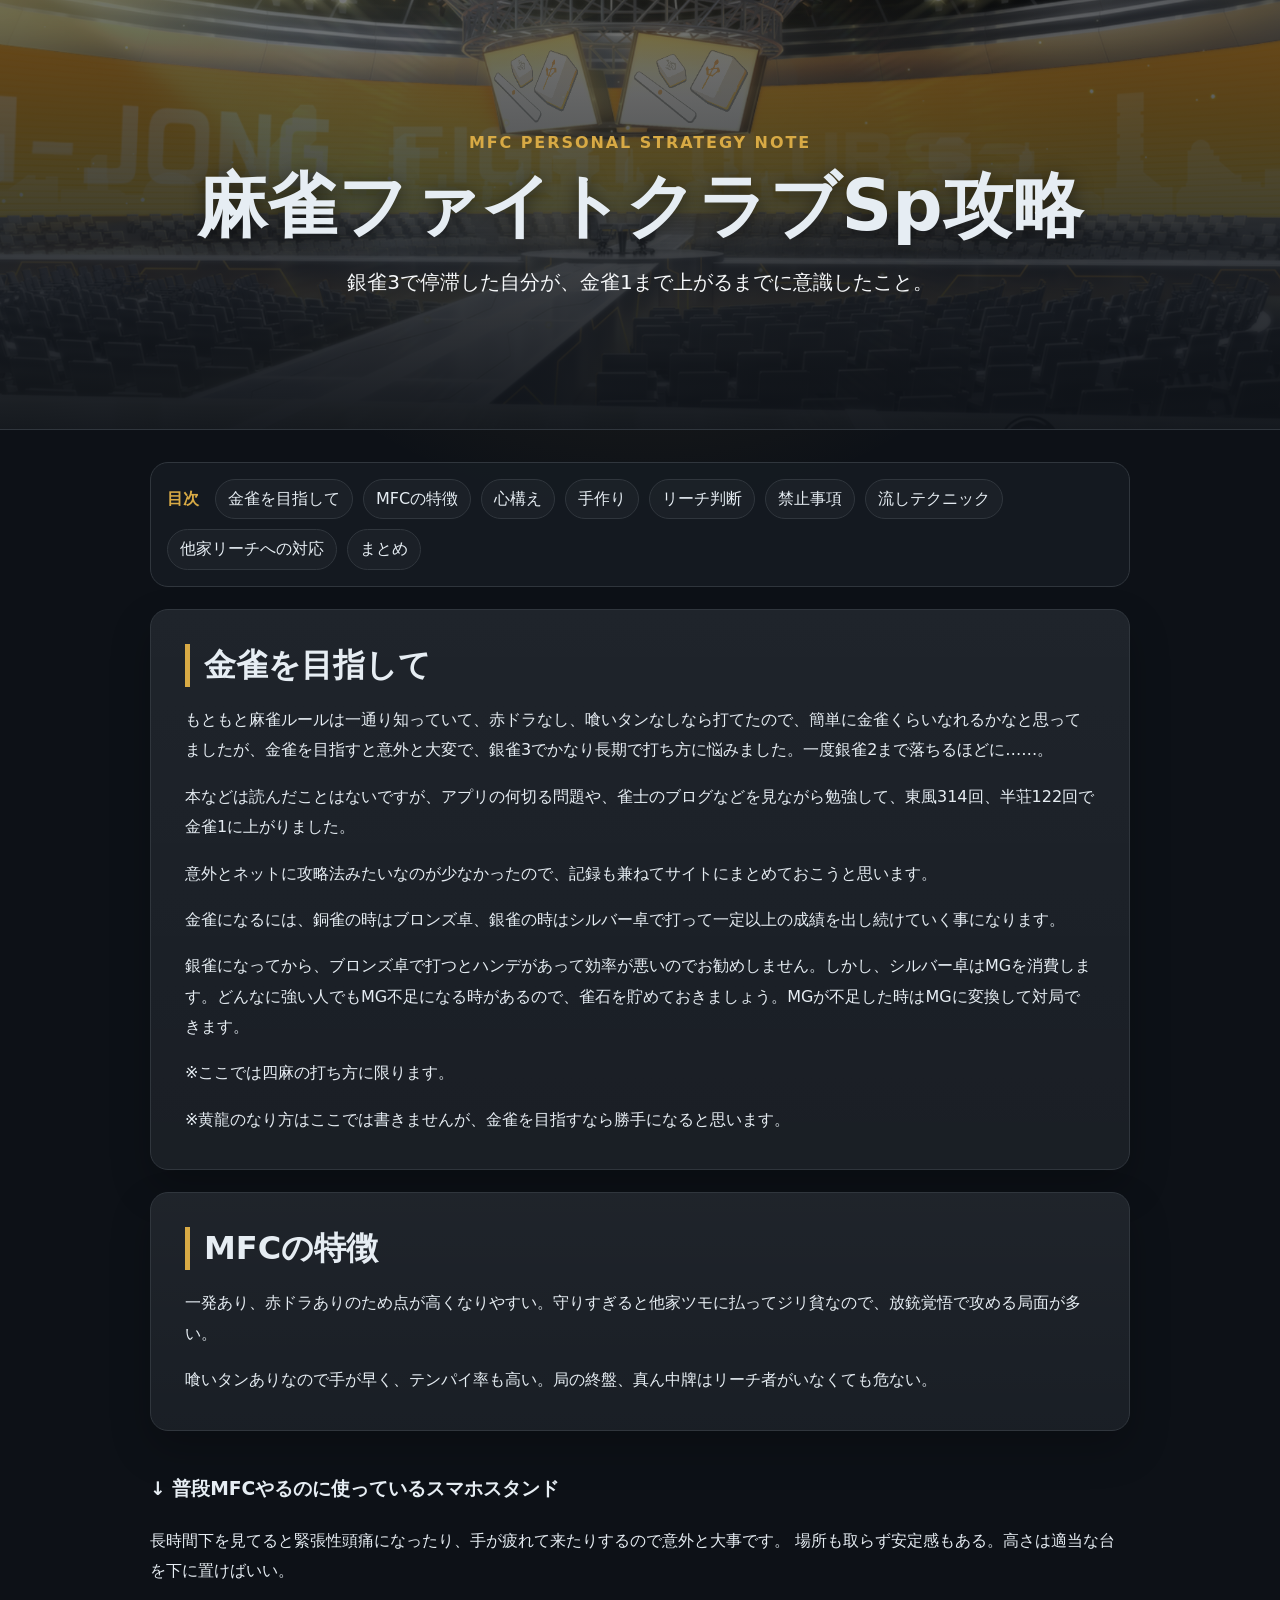
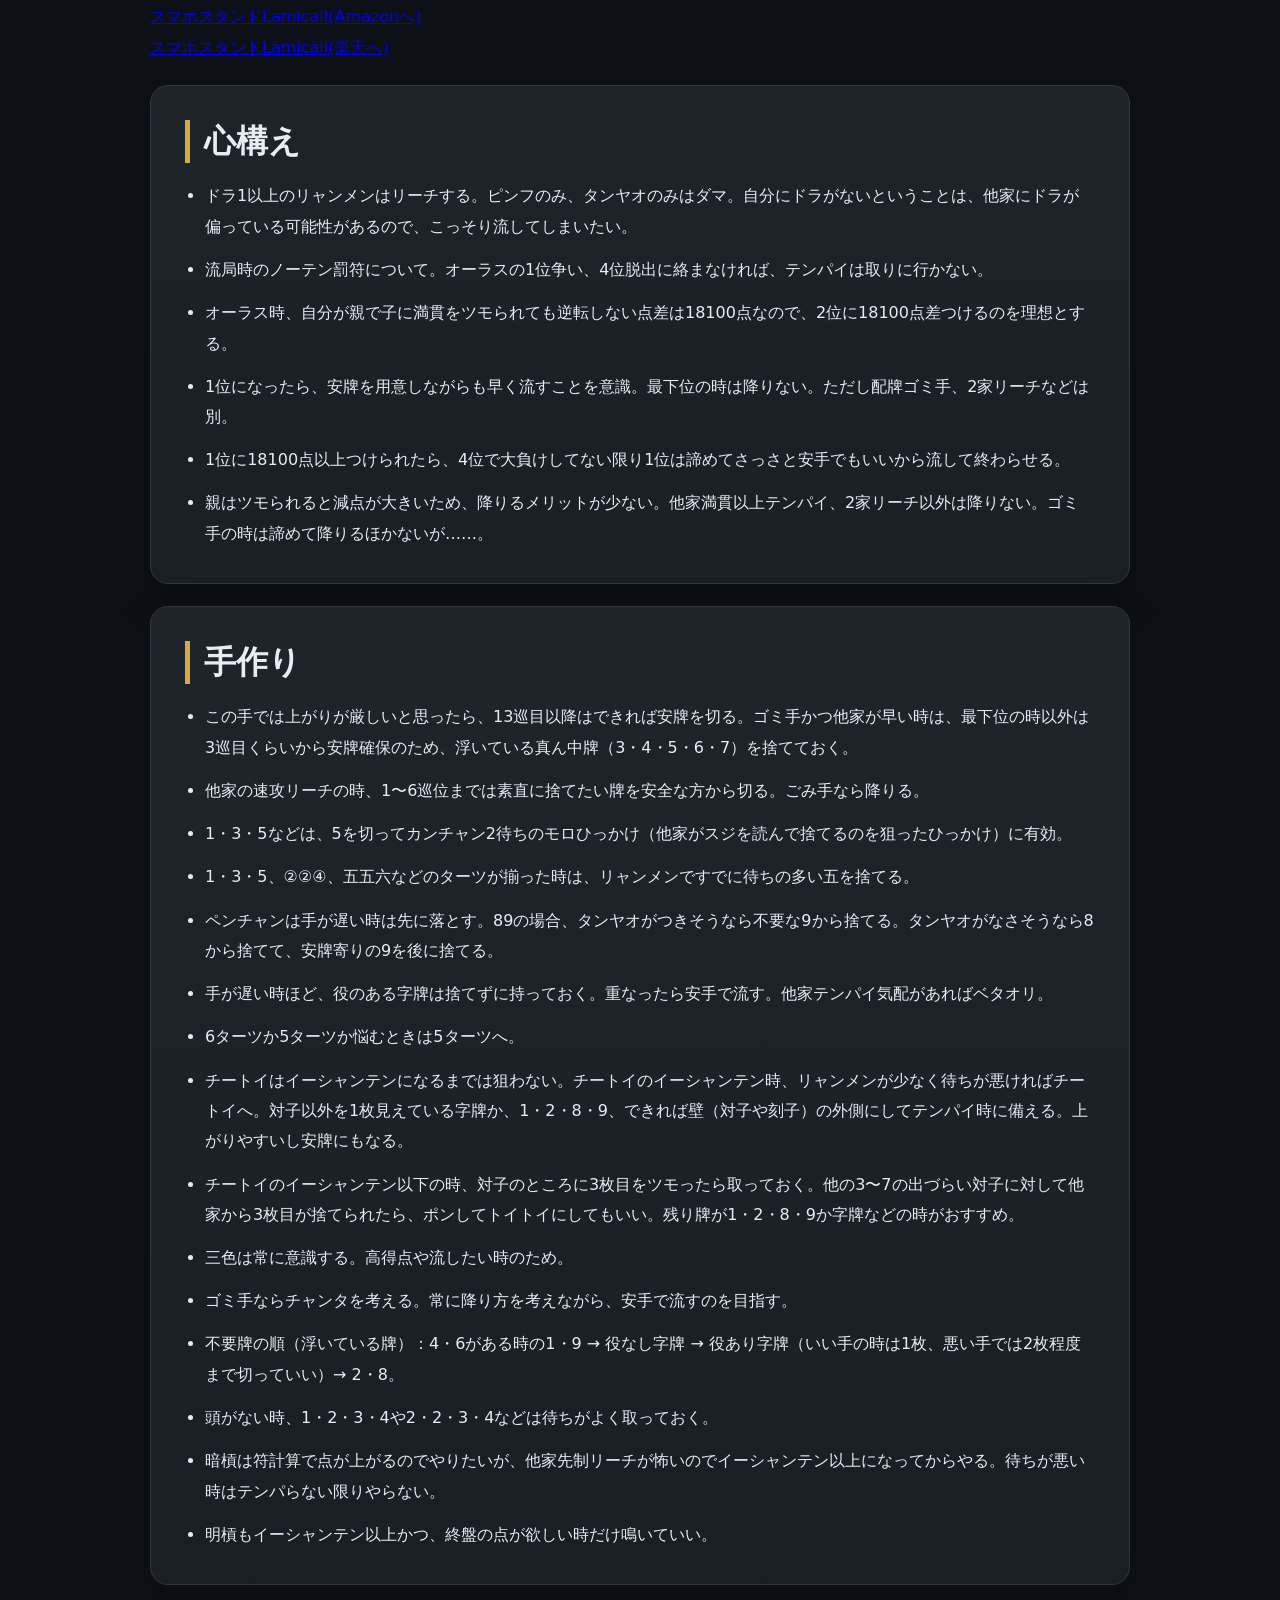
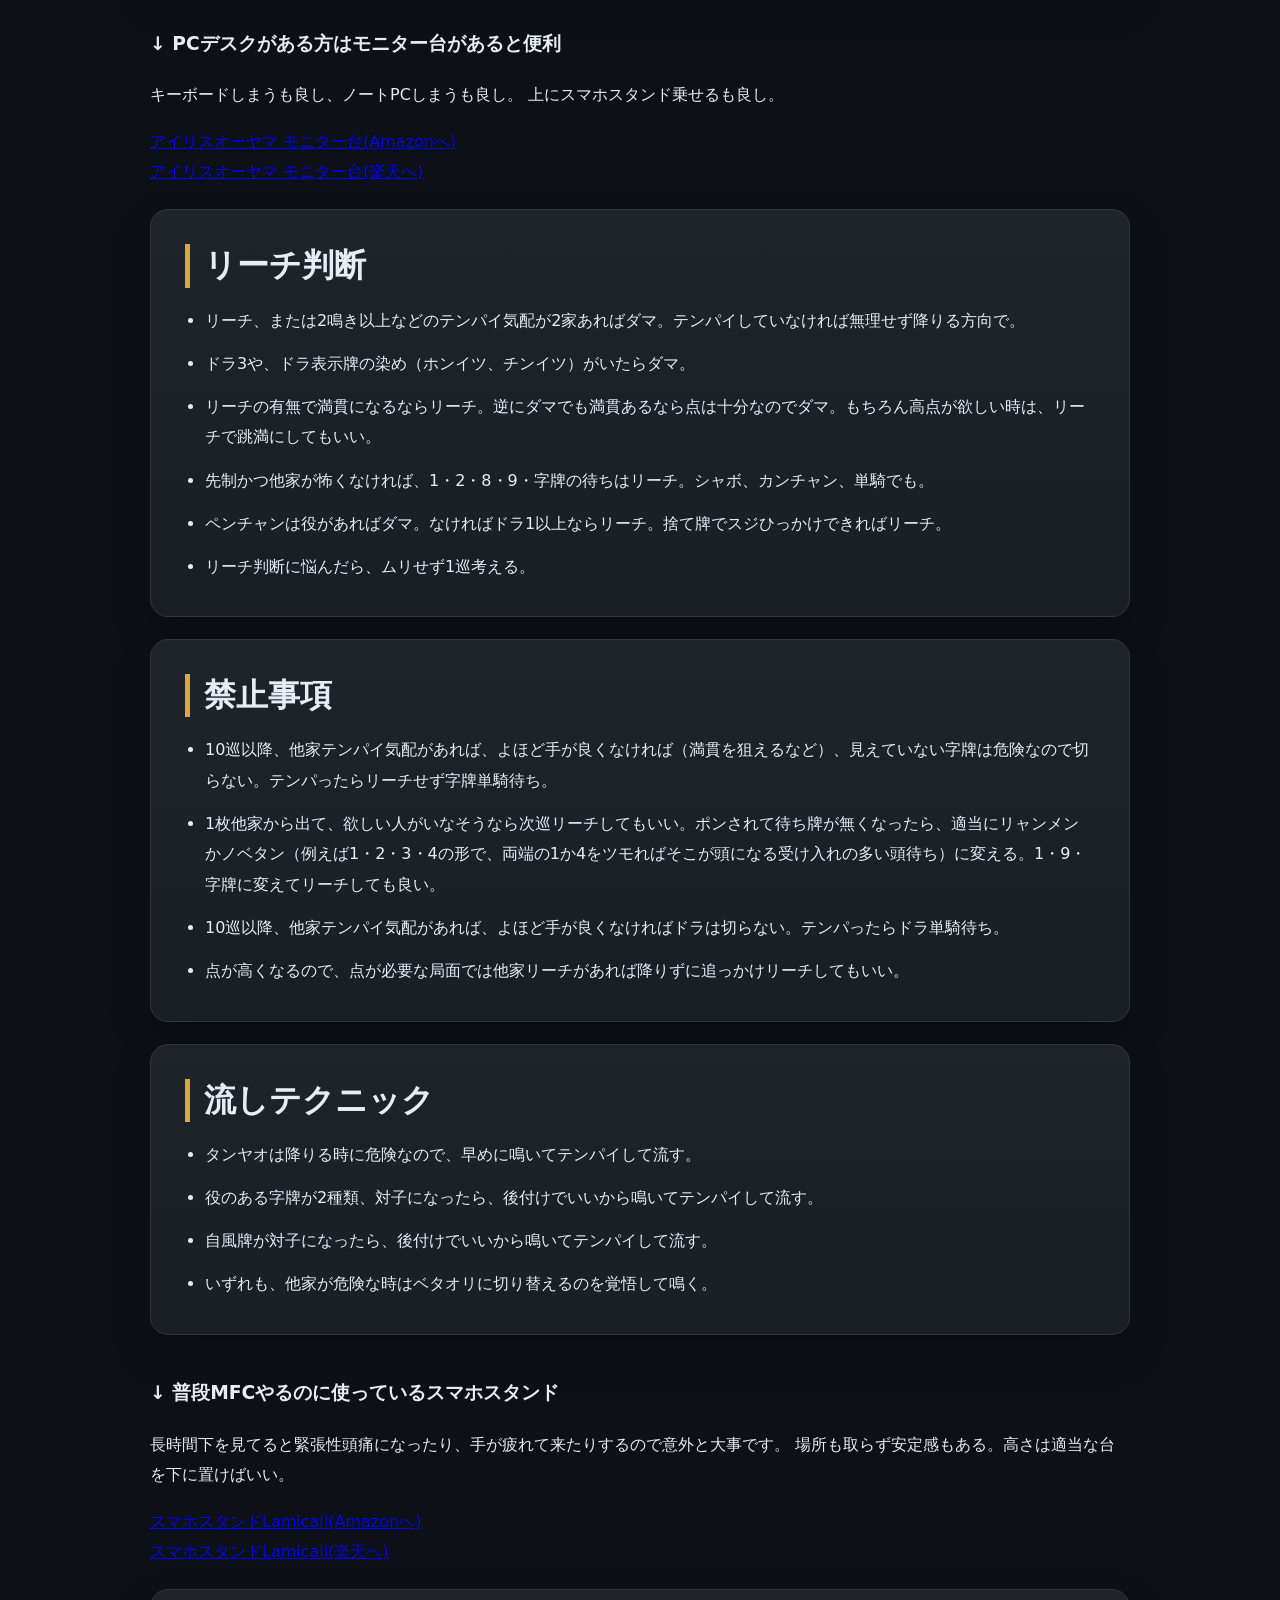
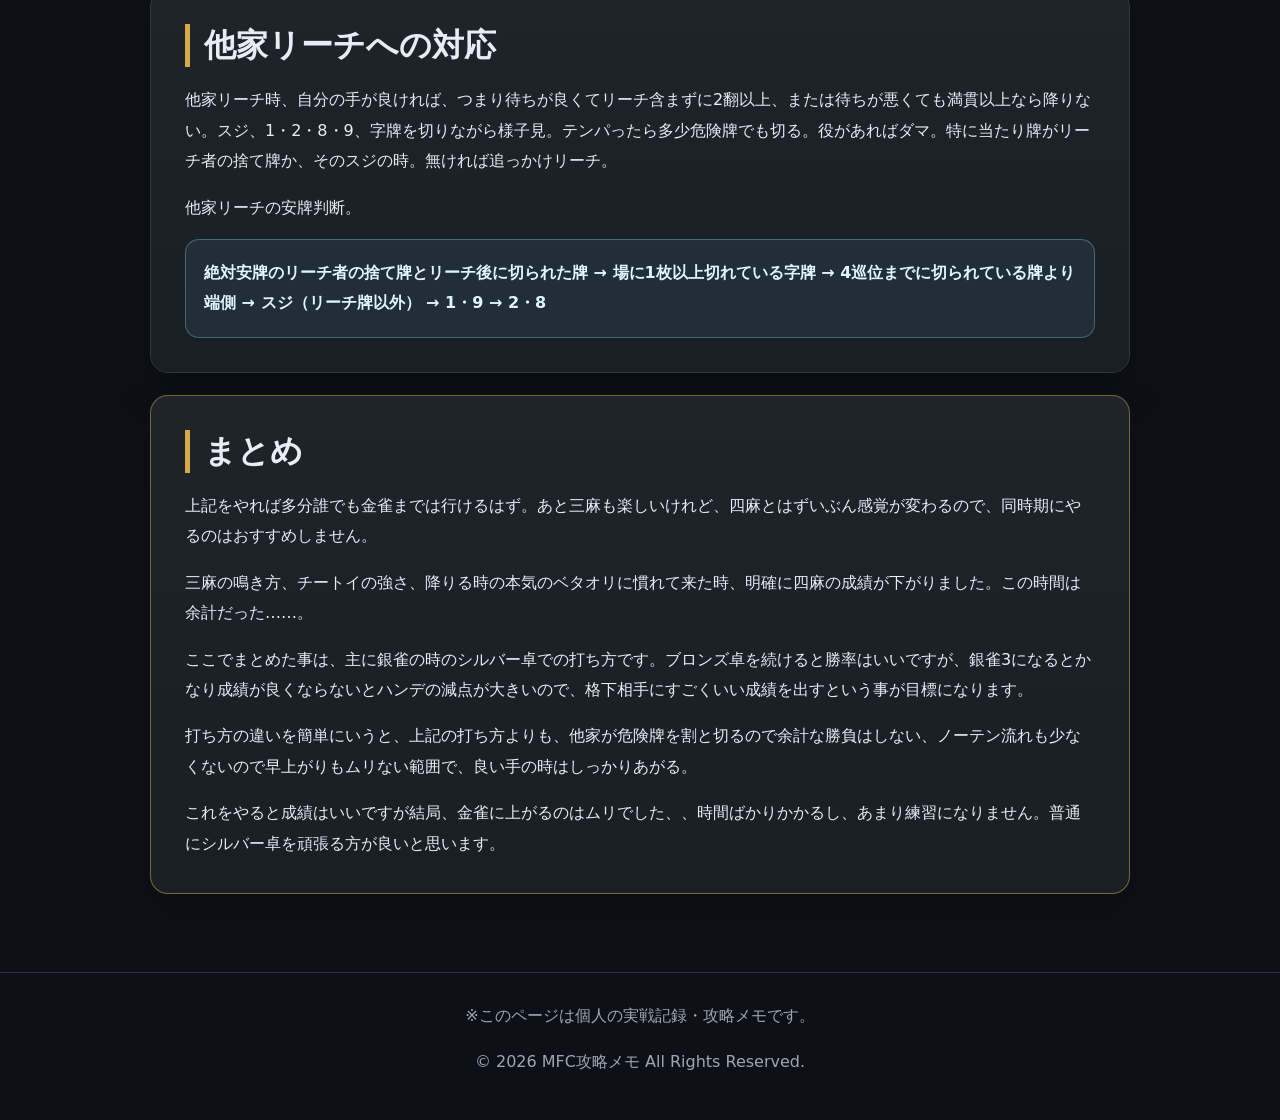
<file: index.html>
<!doctype html>
<html lang="ja">
<head>
  
  <meta name="google-adsense-account" content="ca-pub-9073915670275247">
  
  
  <meta charset="utf-8">
  <meta name="viewport" content="width=device-width, initial-scale=1">
  <title>麻雀ファイトクラブSp攻略｜金雀を目指して</title>
  <meta name="description" content="麻雀ファイトクラブ(MFC)で銀雀3から金雀1まで上がった実体験ベースの攻略メモ。手作り、リーチ判断、流し、他家リーチ対応など。">
  <meta property="og:title" content="麻雀ファイトクラブ(MFC)攻略｜金雀を目指して">
  <meta property="og:description" content="銀雀3で停滞した自分が金雀1まで上がるまでの実戦メモ。">
  <meta property="og:type" content="article">
  <meta property="og:image" content="https://url-hub.github.io/mfc-site/images/IMG_4116.png">
  <meta property="og:url" content="https://url-hub.github.io/mfc-site/">
  <link rel="stylesheet" href="style.css?v=1">
</head>
<body>
  <header class="hero">
    <img src="images/IMG_4116.png" alt="麻雀ファイトクラブSPのトップ画面" class="hero-img">
    <div class="hero-mask"></div>
    <div class="hero-text">
      <p class="eyebrow">MFC personal strategy note</p>
      <h1>麻雀ファイトクラブSp攻略</h1>
      <p>銀雀3で停滞した自分が、金雀1まで上がるまでに意識したこと。</p>
    </div>
  </header>

  <main class="container">
    <nav class="toc" aria-label="目次">
      <strong>目次</strong>
      <a href="#goal">金雀を目指して</a>
      <a href="#feature">MFCの特徴</a>
      <a href="#mind">心構え</a>
      <a href="#make">手作り</a>
      <a href="#reach">リーチ判断</a>
      <a href="#ng">禁止事項</a>
      <a href="#flow">流しテクニック</a>
      <a href="#defense">他家リーチへの対応</a>
      <a href="#summary">まとめ</a>
    </nav>



    <article class="article">
      <section id="goal" class="card">
        <h2>金雀を目指して</h2>
        <p>もともと麻雀ルールは一通り知っていて、赤ドラなし、喰いタンなしなら打てたので、簡単に金雀くらいなれるかなと思ってましたが、金雀を目指すと意外と大変で、銀雀3でかなり長期で打ち方に悩みました。一度銀雀2まで落ちるほどに……。</p>
        <p>本などは読んだことはないですが、アプリの何切る問題や、雀士のブログなどを見ながら勉強して、東風314回、半荘122回で金雀1に上がりました。</p>
        <p>意外とネットに攻略法みたいなのが少なかったので、記録も兼ねてサイトにまとめておこうと思います。</p>
        <p>金雀になるには、銅雀の時はブロンズ卓、銀雀の時はシルバー卓で打って一定以上の成績を出し続けていく事になります。</p>
        <p>銀雀になってから、ブロンズ卓で打つとハンデがあって効率が悪いのでお勧めしません。しかし、シルバー卓はMGを消費します。どんなに強い人でもMG不足になる時があるので、雀石を貯めておきましょう。MGが不足した時はMGに変換して対局できます。</p>
        <p>※ここでは四麻の打ち方に限ります。</p>
        <p>※黄龍のなり方はここでは書きませんが、金雀を目指すなら勝手になると思います。</p>
      </section>

      <section id="feature" class="card">
        <h2>MFCの特徴</h2>
        <p>一発あり、赤ドラありのため点が高くなりやすい。守りすぎると他家ツモに払ってジリ貧なので、放銃覚悟で攻める局面が多い。</p>
        <p>喰いタンありなので手が早く、テンパイ率も高い。局の終盤、真ん中牌はリーチ者がいなくても危ない。</p>
      </section>

     <div class="affiliate-box">
  <h3>↓ 普段MFCやるのに使っているスマホスタンド</h3>
  <p>長時間下を見てると緊張性頭痛になったり、手が疲れて来たりするので意外と大事です。
    場所も取らず安定感もある。高さは適当な台を下に置けばいい。</p>
  <a href="https://amzn.to/4nGjhpJ" target="_blank" rel="nofollow sponsored noopener">
    スマホスタンドLamicall(Amazonへ)
  </a>
       <br>
  <a href="https://a.r10.to/hPhSlc" target="_blank" rel="nofollow sponsored noopener">
    スマホスタンドLamicall(楽天へ)
  </a>
</div>

      <section id="mind" class="card">
        <h2>心構え</h2>
        <ul>
          <li>ドラ1以上のリャンメンはリーチする。ピンフのみ、タンヤオのみはダマ。自分にドラがないということは、他家にドラが偏っている可能性があるので、こっそり流してしまいたい。</li>
          <li>流局時のノーテン罰符について。オーラスの1位争い、4位脱出に絡まなければ、テンパイは取りに行かない。</li>
          <li>オーラス時、自分が親で子に満貫をツモられても逆転しない点差は18100点なので、2位に18100点差つけるのを理想とする。</li>
          <li>1位になったら、安牌を用意しながらも早く流すことを意識。最下位の時は降りない。ただし配牌ゴミ手、2家リーチなどは別。</li>
          <li>1位に18100点以上つけられたら、4位で大負けしてない限り1位は諦めてさっさと安手でもいいから流して終わらせる。</li>
          <li>親はツモられると減点が大きいため、降りるメリットが少ない。他家満貫以上テンパイ、2家リーチ以外は降りない。ゴミ手の時は諦めて降りるほかないが……。</li>
        </ul>
      </section>

      <section id="make" class="card">
        <h2>手作り</h2>
        <ul>
          <li>この手では上がりが厳しいと思ったら、13巡目以降はできれば安牌を切る。ゴミ手かつ他家が早い時は、最下位の時以外は3巡目くらいから安牌確保のため、浮いている真ん中牌（3・4・5・6・7）を捨てておく。</li>
          <li>他家の速攻リーチの時、1〜6巡位までは素直に捨てたい牌を安全な方から切る。ごみ手なら降りる。</li>
          <li>1・3・5などは、5を切ってカンチャン2待ちのモロひっかけ（他家がスジを読んで捨てるのを狙ったひっかけ）に有効。</li>
          <li>1・3・5、②②④、五五六などのターツが揃った時は、リャンメンですでに待ちの多い五を捨てる。</li>
          <li>ペンチャンは手が遅い時は先に落とす。89の場合、タンヤオがつきそうなら不要な9から捨てる。タンヤオがなさそうなら8から捨てて、安牌寄りの9を後に捨てる。</li>
          <li>手が遅い時ほど、役のある字牌は捨てずに持っておく。重なったら安手で流す。他家テンパイ気配があればベタオリ。</li>
          <li>6ターツか5ターツか悩むときは5ターツへ。</li>
          <li>チートイはイーシャンテンになるまでは狙わない。チートイのイーシャンテン時、リャンメンが少なく待ちが悪ければチートイへ。対子以外を1枚見えている字牌か、1・2・8・9、できれば壁（対子や刻子）の外側にしてテンパイ時に備える。上がりやすいし安牌にもなる。</li>
          <li>チートイのイーシャンテン以下の時、対子のところに3枚目をツモったら取っておく。他の3〜7の出づらい対子に対して他家から3枚目が捨てられたら、ポンしてトイトイにしてもいい。残り牌が1・2・8・9か字牌などの時がおすすめ。</li>
          <li>三色は常に意識する。高得点や流したい時のため。</li>
          <li>ゴミ手ならチャンタを考える。常に降り方を考えながら、安手で流すのを目指す。</li>
          <li>不要牌の順（浮いている牌）：4・6がある時の1・9 → 役なし字牌 → 役あり字牌（いい手の時は1枚、悪い手では2枚程度まで切っていい）→ 2・8。</li>
          <li>頭がない時、1・2・3・4や2・2・3・4などは待ちがよく取っておく。</li>
          <li>暗槓は符計算で点が上がるのでやりたいが、他家先制リーチが怖いのでイーシャンテン以上になってからやる。待ちが悪い時はテンパらない限りやらない。</li>
          <li>明槓もイーシャンテン以上かつ、終盤の点が欲しい時だけ鳴いていい。</li>
        </ul>
      </section>

  





      <div class="affiliate-box">
  <h3>↓ PCデスクがある方はモニター台があると便利</h3>

  <p>
    キーボードしまうも良し、ノートPCしまうも良し。
    上にスマホスタンド乗せるも良し。
    
  </p>

  <a href="https://amzn.to/3Pv6qKq"
     target="_blank"
     rel="nofollow sponsored noopener">
    アイリスオーヤマ モニター台(Amazonへ)
  </a>

        <br>
<a href="https://hb.afl.rakuten.co.jp/ichiba/5403feb9.3bbfbaed.5403feba.a0212eee/?pc=https%3A%2F%2Fitem.rakuten.co.jp%2Fenetroom%2F285230%2F&link_type=text&ut=eyJwYWdlIjoiaXRlbSIsInR5cGUiOiJ0ZXh0Iiwic2l6ZSI6IjI0MHgyNDAiLCJuYW0iOjEsIm5hbXAiOiJyaWdodCIsImNvbSI6MSwiY29tcCI6ImRvd24iLCJwcmljZSI6MSwiYm9yIjoxLCJjb2wiOjEsImJidG4iOjEsInByb2QiOjAsImFtcCI6ZmFsc2V9" target="_blank" rel="nofollow sponsored noopener" style="word-wrap:break-word;">
  アイリスオーヤマ モニター台(楽天へ)</a>
        
</div>
      
      <section id="reach" class="card">
        <h2>リーチ判断</h2>
        <ul>
          <li>リーチ、または2鳴き以上などのテンパイ気配が2家あればダマ。テンパイしていなければ無理せず降りる方向で。</li>
          <li>ドラ3や、ドラ表示牌の染め（ホンイツ、チンイツ）がいたらダマ。</li>
          <li>リーチの有無で満貫になるならリーチ。逆にダマでも満貫あるなら点は十分なのでダマ。もちろん高点が欲しい時は、リーチで跳満にしてもいい。</li>
          <li>先制かつ他家が怖くなければ、1・2・8・9・字牌の待ちはリーチ。シャボ、カンチャン、単騎でも。</li>
          <li>ペンチャンは役があればダマ。なければドラ1以上ならリーチ。捨て牌でスジひっかけできればリーチ。</li>
          <li>リーチ判断に悩んだら、ムリせず1巡考える。</li>
        </ul>
      </section>

      <section id="ng" class="card">
        <h2>禁止事項</h2>
        <ul>
          <li>10巡以降、他家テンパイ気配があれば、よほど手が良くなければ（満貫を狙えるなど）、見えていない字牌は危険なので切らない。テンパったらリーチせず字牌単騎待ち。</li>
          <li>1枚他家から出て、欲しい人がいなそうなら次巡リーチしてもいい。ポンされて待ち牌が無くなったら、適当にリャンメンかノベタン（例えば1・2・3・4の形で、両端の1か4をツモればそこが頭になる受け入れの多い頭待ち）に変える。1・9・字牌に変えてリーチしても良い。</li>
          <li>10巡以降、他家テンパイ気配があれば、よほど手が良くなければドラは切らない。テンパったらドラ単騎待ち。</li>
          <li>点が高くなるので、点が必要な局面では他家リーチがあれば降りずに追っかけリーチしてもいい。</li>
        </ul>
      </section>

      <section id="flow" class="card">
        <h2>流しテクニック</h2>
        <ul>
          <li>タンヤオは降りる時に危険なので、早めに鳴いてテンパイして流す。</li>
          <li>役のある字牌が2種類、対子になったら、後付けでいいから鳴いてテンパイして流す。</li>
          <li>自風牌が対子になったら、後付けでいいから鳴いてテンパイして流す。</li>
          <li>いずれも、他家が危険な時はベタオリに切り替えるのを覚悟して鳴く。</li>
        </ul>
      </section>

      <div class="affiliate-box">
  <h3>↓ 普段MFCやるのに使っているスマホスタンド</h3>
  <p>長時間下を見てると緊張性頭痛になったり、手が疲れて来たりするので意外と大事です。
    場所も取らず安定感もある。高さは適当な台を下に置けばいい。</p>
  <a href="https://amzn.to/4nGjhpJ" target="_blank" rel="nofollow sponsored noopener">
    スマホスタンドLamicall(Amazonへ)
  </a>
       <br>
  <a href="https://a.r10.to/hPhSlc" target="_blank" rel="nofollow sponsored noopener">
    スマホスタンドLamicall(楽天へ)
  </a>
</div>

      

      <section id="defense" class="card">
        <h2>他家リーチへの対応</h2>
        <p>他家リーチ時、自分の手が良ければ、つまり待ちが良くてリーチ含まずに2翻以上、または待ちが悪くても満貫以上なら降りない。スジ、1・2・8・9、字牌を切りながら様子見。テンパったら多少危険牌でも切る。役があればダマ。特に当たり牌がリーチ者の捨て牌か、そのスジの時。無ければ追っかけリーチ。</p>
        <p>他家リーチの安牌判断。</p>
        <div class="safe-order">絶対安牌のリーチ者の捨て牌とリーチ後に切られた牌 → 場に1枚以上切れている字牌 → 4巡位までに切られている牌より端側 → スジ（リーチ牌以外） → 1・9 → 2・8</div>
      </section>

      <section id="summary" class="card summary-card">
        <h2>まとめ</h2>
        <p>上記をやれば多分誰でも金雀までは行けるはず。あと三麻も楽しいけれど、四麻とはずいぶん感覚が変わるので、同時期にやるのはおすすめしません。</p>
        <p>三麻の鳴き方、チートイの強さ、降りる時の本気のベタオリに慣れて来た時、明確に四麻の成績が下がりました。この時間は余計だった……。</p>
        <p>ここでまとめた事は、主に銀雀の時のシルバー卓での打ち方です。ブロンズ卓を続けると勝率はいいですが、銀雀3になるとかなり成績が良くならないとハンデの減点が大きいので、格下相手にすごくいい成績を出すという事が目標になります。</p>
        <p>打ち方の違いを簡単にいうと、上記の打ち方よりも、他家が危険牌を割と切るので余計な勝負はしない、ノーテン流れも少なくないので早上がりもムリない範囲で、良い手の時はしっかりあがる。</p>
        <p>これをやると成績はいいですが結局、金雀に上がるのはムリでした、、時間ばかりかかるし、あまり練習になりません。普通にシルバー卓を頑張る方が良いと思います。</p>
      </section>

       
<ins class="dmm-widget-placement" data-id="5f3a4a0dc706e9e3ae8fb4e529373bf9" style="background:transparent"></ins><script src="https://widget-view.dmm.com/js/placement.js" class="dmm-widget-scripts" data-id="5f3a4a0dc706e9e3ae8fb4e529373bf9"></script>
  
  
    </article>
  </main>

  <footer class="footer">
    <p>※このページは個人の実戦記録・攻略メモです。</p>
  <p>© 2026 MFC攻略メモ All Rights Reserved.</p>

  </footer>
  
</body>
</html>
</file>
<file: style.css>
:root {
  --bg: #0d1117;
  --card: #161b22;
  --card2: #1f2630;
  --text: #e6edf3;
  --muted: #9da7b3;
  --line: #30363d;
  --accent: #d8aa45;
  --accent2: #7dd3fc;
  --container: 980px;
  --radius: 18px;
}

* { box-sizing: border-box; }
html { scroll-behavior: smooth; }
body {
  margin: 0;
  font-family: system-ui, -apple-system, BlinkMacSystemFont, "Segoe UI", sans-serif;
  background:
    radial-gradient(circle at top, rgba(216,170,69,.18), transparent 32rem),
    var(--bg);
  color: var(--text);
  line-height: 1.9;
}

.hero {
  position: relative;
  min-height: 430px;
  display: grid;
  place-items: center;
  overflow: hidden;
  border-bottom: 1px solid var(--line);
}
.hero-img {
  position: absolute;
  inset: 0;
  width: 100%;
  height: 100%;
  object-fit: cover;
  opacity: .55;
  filter: grayscale(.15) contrast(1.05);
}
.hero-mask {
  position: absolute;
  inset: 0;
  background: linear-gradient(180deg, rgba(13,17,23,.25), rgba(13,17,23,.92));
}
.hero-text {
  position: relative;
  width: min(88%, var(--container));
  text-align: center;
  padding: 48px 0;
}
.eyebrow {
  color: var(--accent);
  letter-spacing: .12em;
  text-transform: uppercase;
  font-weight: 700;
  margin: 0 0 8px;
}
h1 {
  font-size: clamp(2rem, 6vw, 4.4rem);
  line-height: 1.15;
  margin: 0 0 16px;
  text-shadow: 0 3px 18px rgba(0,0,0,.55);
}
.hero-text p:last-child {
  font-size: clamp(1rem, 2.4vw, 1.25rem);
  color: #f6f8fa;
  margin: 0;
}

.container {
  width: min(92%, var(--container));
  margin: 0 auto;
  padding: 32px 0 56px;
}
.toc {
  display: flex;
  flex-wrap: wrap;
  gap: 10px;
  align-items: center;
  background: rgba(22,27,34,.86);
  border: 1px solid var(--line);
  border-radius: var(--radius);
  padding: 16px;
  margin-bottom: 22px;
}
.toc strong { color: var(--accent); margin-right: 6px; }
.toc a {
  color: var(--text);
  text-decoration: none;
  border: 1px solid var(--line);
  border-radius: 999px;
  padding: 4px 12px;
  background: rgba(255,255,255,.03);
}
.toc a:hover { border-color: var(--accent); }

.article { display: grid; gap: 22px; }
.card, .ad-box {
  background: linear-gradient(180deg, rgba(255,255,255,.04), rgba(255,255,255,.015)), var(--card);
  border: 1px solid var(--line);
  border-radius: var(--radius);
  padding: clamp(20px, 4vw, 34px);
  box-shadow: 0 18px 40px rgba(0,0,0,.22);
}
h2 {
  font-size: clamp(1.45rem, 3vw, 2rem);
  margin: 0 0 18px;
  padding-left: 14px;
  border-left: 5px solid var(--accent);
  line-height: 1.35;
}
p { margin: 0 0 1em; }
p:last-child { margin-bottom: 0; }
ul {
  margin: 0;
  padding-left: 1.25em;
}
li { margin-bottom: .8em; }
li:last-child { margin-bottom: 0; }

.ad-box {
  min-height: 110px;
  display: grid;
  place-items: center;
  text-align: center;
  background: repeating-linear-gradient(
    -45deg,
    rgba(216,170,69,.12),
    rgba(216,170,69,.12) 10px,
    rgba(255,255,255,.025) 10px,
    rgba(255,255,255,.025) 20px
  ), var(--card2);
  border-style: dashed;
}
.ad-box span {
  display: inline-block;
  color: var(--accent);
  font-weight: 800;
  margin-bottom: 4px;
}
.ad-box p {
  color: var(--muted);
  font-size: .95rem;
}

.safe-order {
  background: rgba(125,211,252,.08);
  border: 1px solid rgba(125,211,252,.35);
  border-radius: 14px;
  padding: 18px;
  color: #dff6ff;
  font-weight: 700;
}
.summary-card {
  border-color: rgba(216,170,69,.5);
}
.footer {
  color: var(--muted);
  text-align: center;
  padding: 28px 16px 42px;
  border-top: 1px solid var(--line);
}

@media (max-width: 640px) {
  .hero { min-height: 360px; }
  .hero-img { object-position: center top; }
  .toc { display: block; }
  .toc strong { display: block; margin-bottom: 10px; }
  .toc a { display: inline-block; margin: 0 5px 8px 0; }
  body { line-height: 1.85; }
  .card, .ad-box { border-radius: 14px; }
}
</file>
